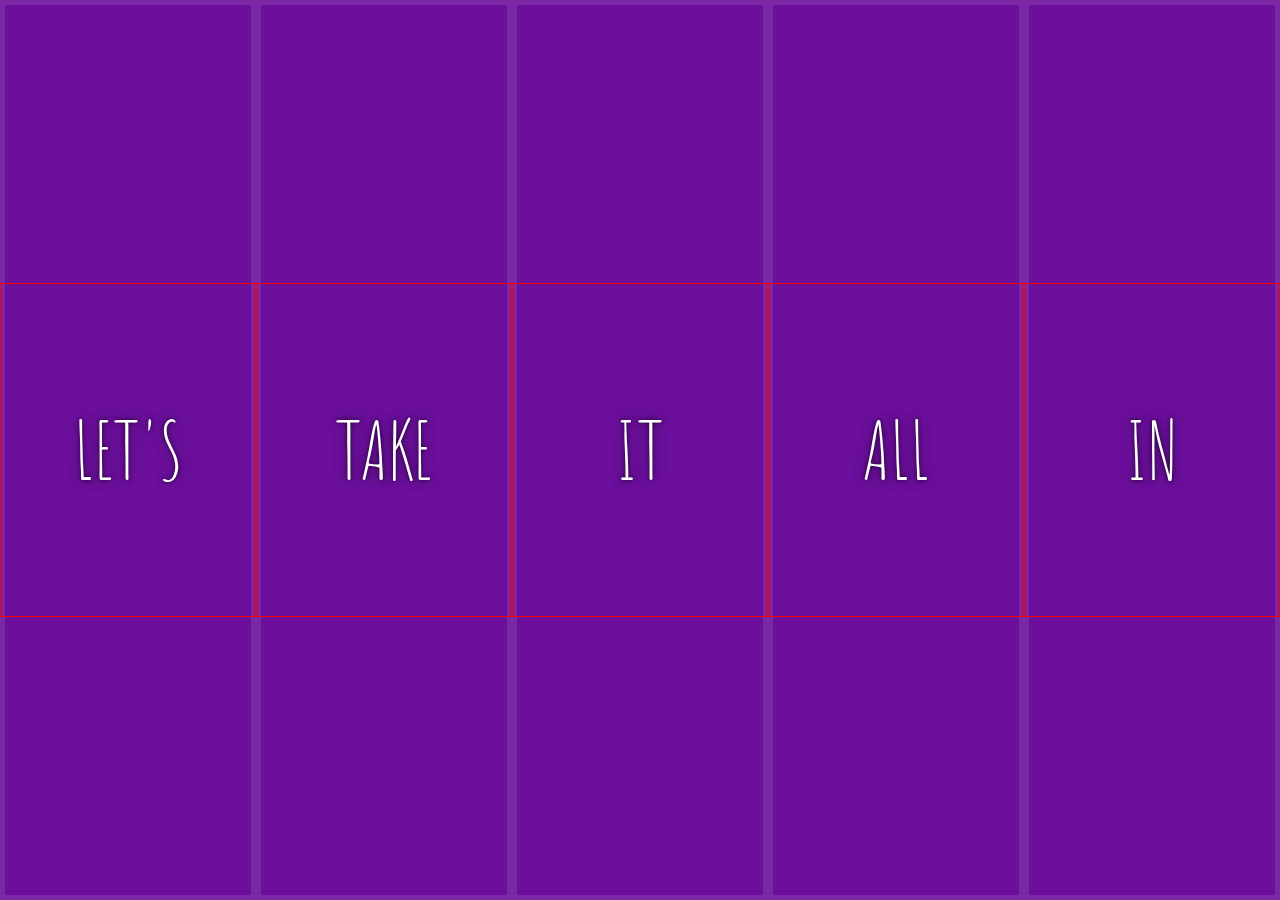
<file: dayFive/index.html>
<!DOCTYPE html>
<html lang="en">
<head>
  <meta charset="UTF-8">
  <title>Flex Panels 💪</title>
  <link href='https://fonts.googleapis.com/css?family=Amatic+SC' rel='stylesheet' type='text/css'>
</head>
<body>
  <style>
    html {
      box-sizing: border-box;
      background:#ffc600;
      font-family:'helvetica neue';
      font-size: 20px;
      font-weight: 200;
    }
    body {
      margin: 0;
    }
    *, *:before, *:after {
      box-sizing: inherit;
    }

    .panels {
      display: flex;
      min-height:100vh;
      overflow: hidden;
    }

    .panel {
      background:#6B0F9C;
      box-shadow:inset 0 0 0 5px rgba(255,255,255,0.1);
      color:white;
      text-align: center;
      align-items:center;
      /* Safari transitionend event.propertyName === flex */
      /* Chrome + FF transitionend event.propertyName === flex-grow */
      transition:
        font-size 0.7s cubic-bezier(0.61,-0.19, 0.7,-0.11),
        flex 0.7s cubic-bezier(0.61,-0.19, 0.7,-0.11),
        background 0.2s;
      font-size: 20px;
      background-size:cover;
      background-position:center;
      flex: 1;
      justify-content: center;
      align-items: center;
      display: flex;
      flex-direction: column;
    }


    .panel1 { background-image:url(https://source.unsplash.com/gYl-UtwNg_I/1500x1500); }
    .panel2 { background-image:url(https://source.unsplash.com/rFKUFzjPYiQ/1500x1500); }
    .panel3 { background-image:url(https://images.unsplash.com/photo-1465188162913-8fb5709d6d57?ixlib=rb-0.3.5&q=80&fm=jpg&crop=faces&cs=tinysrgb&w=1500&h=1500&fit=crop&s=967e8a713a4e395260793fc8c802901d); }
    .panel4 { background-image:url(https://source.unsplash.com/ITjiVXcwVng/1500x1500); }
    .panel5 { background-image:url(https://source.unsplash.com/3MNzGlQM7qs/1500x1500); }

    .panel > * {
      margin:0;
      width: 100%;
      transition:transform 0.5s;
      border: solid 1px red;
      flex: 1 0 auto;
      display: flex;
      justify-content: center;
      align-items: center;
    }

    .panel > *:first-child { transform: translateY(-100%);}
    .panel.open-active > *:first-child { transform: translateY(0);}
    .panel > *:last-child { transform: translateY(100%);}
    .panel.open-active > *:last-child { transform: translateY(0);}

    .panel p {
      text-transform: uppercase;
      font-family: 'Amatic SC', cursive;
      text-shadow:0 0 4px rgba(0, 0, 0, 0.72), 0 0 14px rgba(0, 0, 0, 0.45);
      font-size: 2em;
    }
    .panel p:nth-child(2) {
      font-size: 4em;
    }

    .panel.open {
      flex: 5;
      font-size:40px;
    }

    .cta {
      color:white;
      text-decoration: none;
    }

  </style>


  <div class="panels">
    <div class="panel panel1">
      <p>Hey</p>
      <p>Let's</p>
      <p>Dance</p>
    </div>
    <div class="panel panel2">
      <p>Give</p>
      <p>Take</p>
      <p>Receive</p>
    </div>
    <div class="panel panel3">
      <p>Experience</p>
      <p>It</p>
      <p>Today</p>
    </div>
    <div class="panel panel4">
      <p>Give</p>
      <p>All</p>
      <p>You can</p>
    </div>
    <div class="panel panel5">
      <p>Life</p>
      <p>In</p>
      <p>Motion</p>
    </div>
  </div>

  <script>
    const panels = document.querySelectorAll('.panel');

    function toggleOpen() {
      this.classList.toggle('open');
    }

    function toggleActive(act) {
      if(act.propertyName.includes('flex')){
        this.classList.toggle('open-active');
      }
    }

    panels.forEach(panel => panel.addEventListener('click', toggleOpen));
    panels.forEach(panel => panel.addEventListener('transitionend', toggleActive));
  </script>



</body>
</html>
</file>
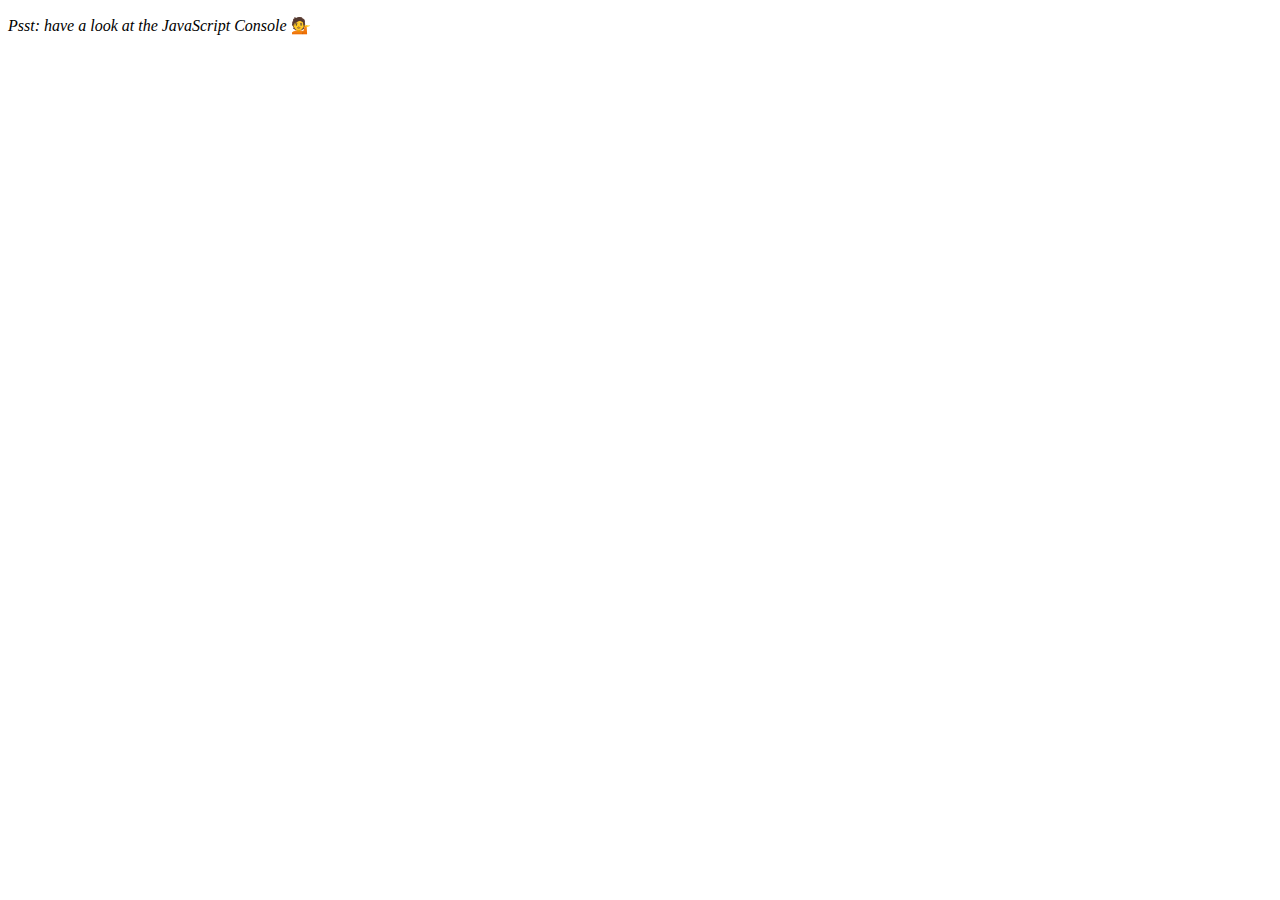
<file: dayFour/index.html>
<!DOCTYPE html>
<html lang="en">
<head>
  <meta charset="UTF-8">
  <title>Array Cardio 💪</title>
</head>
<body>
  <p><em>Psst: have a look at the JavaScript Console</em> 💁</p>
  <script>
    // Get your shorts on - this is an array workout!
    // ## Array Cardio Day 1

    // Some data we can work with

    const inventors = [
      { first: 'Albert', last: 'Einstein', year: 1879, passed: 1955 },
      { first: 'Isaac', last: 'Newton', year: 1643, passed: 1727 },
      { first: 'Galileo', last: 'Galilei', year: 1564, passed: 1642 },
      { first: 'Marie', last: 'Curie', year: 1867, passed: 1934 },
      { first: 'Johannes', last: 'Kepler', year: 1571, passed: 1630 },
      { first: 'Nicolaus', last: 'Copernicus', year: 1473, passed: 1543 },
      { first: 'Max', last: 'Planck', year: 1858, passed: 1947 },
      { first: 'Katherine', last: 'Blodgett', year: 1898, passed: 1979 },
      { first: 'Ada', last: 'Lovelace', year: 1815, passed: 1852 },
      { first: 'Sarah E.', last: 'Goode', year: 1855, passed: 1905 },
      { first: 'Lise', last: 'Meitner', year: 1878, passed: 1968 },
      { first: 'Hanna', last: 'Hammarström', year: 1829, passed: 1909 }
    ];

    const people = ['Beck, Glenn', 'Becker, Carl', 'Beckett, Samuel', 'Beddoes, Mick', 'Beecher, Henry', 'Beethoven, Ludwig', 'Begin, Menachem', 'Belloc, Hilaire', 'Bellow, Saul', 'Benchley, Robert', 'Benenson, Peter', 'Ben-Gurion, David', 'Benjamin, Walter', 'Benn, Tony', 'Bennington, Chester', 'Benson, Leana', 'Bent, Silas', 'Bentsen, Lloyd', 'Berger, Ric', 'Bergman, Ingmar', 'Berio, Luciano', 'Berle, Milton', 'Berlin, Irving', 'Berne, Eric', 'Bernhard, Sandra', 'Berra, Yogi', 'Berry, Halle', 'Berry, Wendell', 'Bethea, Erin', 'Bevan, Aneurin', 'Bevel, Ken', 'Biden, Joseph', 'Bierce, Ambrose', 'Biko, Steve', 'Billings, Josh', 'Biondo, Frank', 'Birrell, Augustine', 'Black, Elk', 'Blair, Robert', 'Blair, Tony', 'Blake, William'];

    // Array.prototype.filter()
    // 1. Filter the list of inventors for those who were born in the 1500's

    const fifteen = inventors.filter(function(inventors){
      if(inventors.year >= 1500 && inventors.year < 1600){
        return true; //keep it
      }else {
        return false;
      }
    });
    console.table(fifteen);

    //shorter way
    const fifteens = inventors.filter(inventor => (inventor.year >= 1500 && inventor.year <1600));
    console.table(fifteens)
    // Array.prototype.map()
    // 2. Give us an array of the inventors' first and last names
    const fullNames = inventors.map(inventor =>(`${inventor.first} ${inventor.last}`));
    console.log(fullNames);

    // Array.prototype.sort()
    // 3. Sort the inventors by birthdate, oldest to youngest
    const orderedAge = inventors.sort(function(a, b){
      if (a.year > b.year){
        return 1;
      }else{
        return -1;
      }
    });

    //tenery used
    const orderedAge2 = inventors.sort((a, b) => (a.year > b.year ? 1 : -1));

    console.table(orderedAge); // should return youngest to oldest
    console.table(orderedAge2);
    // Array.prototype.reduce()
    // 4. How many years did all the inventors live?
    const totalYears = inventors.reduce((total, inventor) => {
      return total + (inventor.passed - inventor.year);
    }, 0);

    console.log(totalYears);
    // 5. Sort the inventors by years lived
    const oldest = inventors.sort(function(a, b){
      const lastPerson = a.passed - a.year;
      const nextPerson = b.passed - b.year;
      return lastPerson < nextPerson ? 1 : -1
    });

    console.table(oldest); // Lise is the oldest if your right and should be first

    // 6. create a list of Boulevards in Paris that contain 'de' anywhere in the name
    // https://en.wikipedia.org/wiki/Category:Boulevards_in_Paris

    // const category = document.querySelector('.mw-category');
    // const links = Array.from(category.querySelectorAll('a'));
    // const de = links.map(link => link.textContent)
    //                 .filter(streetName => streetName.includes('de'));


    // 7. sort Exercise
    // Sort the people alphabetically by last name
    const alpha = people.sort(function(lastOne, nextOne){
      const [aLast, aFirst] = lastOne.split(', ');
      const [bLast, bFirst] = nextOne.split(', ')
      return aLast > bLast ? 1 : -1;
    });
    console.log(alpha);



    // 8. Reduce Exercise
    // Sum up the instances of each of these
    const data = ['car', 'car', 'truck', 'truck', 'bike', 'walk', 'car', 'van', 'bike', 'walk', 'car', 'van', 'car', 'truck' ];

    const transportation = data.reduce(function(obj, item) {
      if(!obj[item]){
        obj[item] = 0;
      }
      obj[item]++;
      return obj;
    }, {});



  </script>
</body>
</html>
</file>
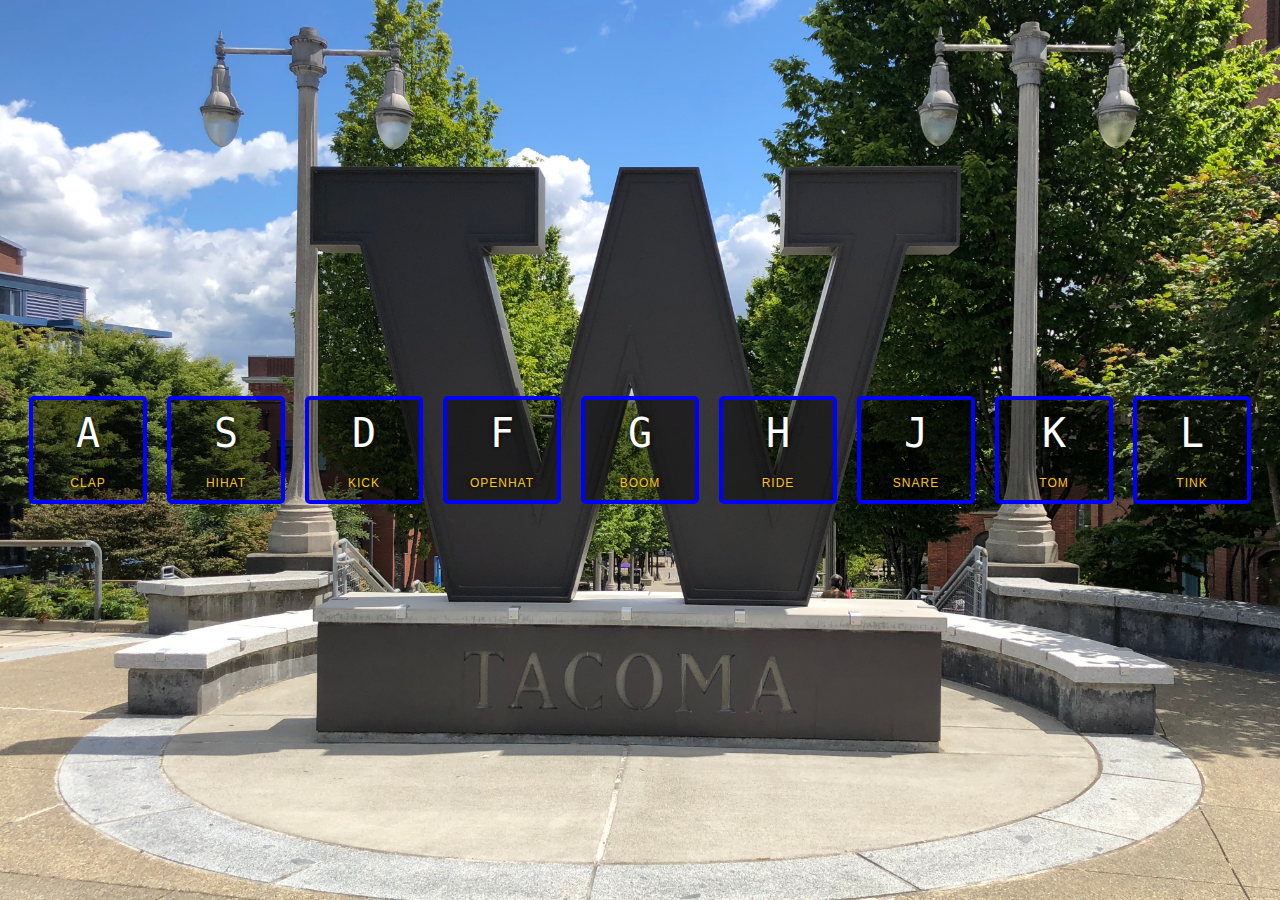
<file: dayOne/index.html>
<!DOCTYPE html>
<html lang="en">
<head>
  <meta charset="UTF-8">
  <title>JS Drum Kit</title>
  <link rel="stylesheet" href="./css/style.css">

</head>
<body>

<div class="keys">

<div data-key="65" class="drumKey" id="clap">
<kbd>A</kbd>
  <br>
  <span class="sound"> CLAP </span>
</div>

<div data-key="83" class="drumKey" id="HiHat">
<kbd>S</kbd>
<br>
 <span class="sound">HIHAT </span>
</div>

<div data-key="68" class="drumKey" id="kick">
  <kbd>D</kbd>
  <br>
<span class="sound"> KICK</span>
</div>

<div data-key="70" class="drumKey" id="openhat">
  <kbd>F</kbd>
  <br>
<span class="sound">OPENHAT </span>
</div>

<div data-key="71" class="drumKey" id="boom">
  <kbd>G</kbd>
  <br>
<span class="sound"> BOOM </span>
</div>

<div data-key="72" class="drumKey" id="ride">
<kbd>H</kbd>
  <br>
<span class="sound"> RIDE </span>
</div>

<div data-key="74" class="drumKey" id="snare">
  <kbd>J</kbd>
  <br>
<span class="sound"> SNARE</span>
</div>

<div data-key="75" class="drumKey" id="tom">
  <kbd>K</kbd>
  <br>
<span class="sound">  TOM</span>
</div>

<div data-key="76" class="drumKey" id="tink">
<kbd>L</kbd>
  <br>
<span class="sound"> TINK </span>
</div>

</div>

<audio data-key="65" src="sounds/clap.wav"></audio>
<audio data-key="83" src="sounds/hihat.wav"></audio>
<audio data-key="68" src="sounds/kick.wav"></audio>
<audio data-key="70" src="sounds/openhat.wav"></audio>
<audio data-key="71" src="sounds/boom.wav"></audio>
<audio data-key="72" src="sounds/ride.wav"></audio>
<audio data-key="74" src="sounds/snare.wav"></audio>
<audio data-key="75" src="sounds/tom.wav"></audio>
<audio data-key="76" src="sounds/tink.wav"></audio>



<script src="./js/app.js"></script>


</body>
</html>
</file>
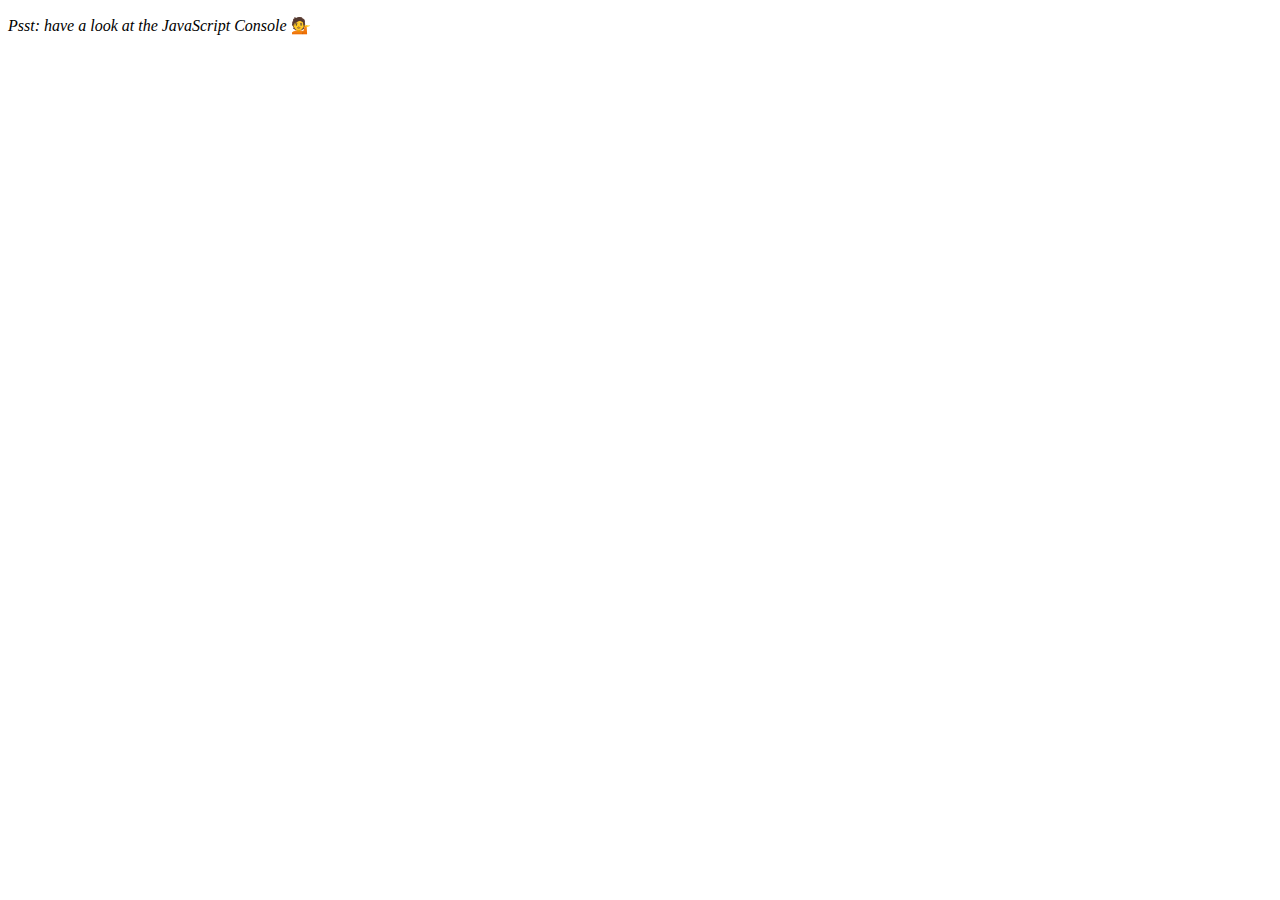
<file: daySeven/index.html>
<!DOCTYPE html>
<html lang="en">
<head>
  <meta charset="UTF-8">
  <title>Array Cardio 💪💪</title>
</head>
<body>
  <p><em>Psst: have a look at the JavaScript Console</em> 💁</p>
  <script>
    // ## Array Cardio Day 2

    const people = [
      { name: 'Wes', year: 1988 },
      { name: 'Kait', year: 1986 },
      { name: 'Irv', year: 1970 },
      { name: 'Lux', year: 2015 }
    ];

    const comments = [
      { text: 'Love this!', id: 523423 },
      { text: 'Super good', id: 823423 }, //{ text: 'Super good', id: 823423 }
      { text: 'You are the best', id: 2039842 },
      { text: 'Ramen is my fav food ever', id: 123523 },
      { text: 'Nice Nice Nice!', id: 542328 }
    ];

    // Some and Every Checks
    // Array.prototype.some() // is at least one person 19 or older?
    const isAdult = people.some(function(person){
      const currentYear = (new Date()).getFullYear();
      if(currentYear - person.year >= 19){
        return true
      }
    });

    //shorter version
    const isAdult2 = people.some(person => {
      const currentYear = (new Date()).getFullYear();
      return currentYear - person.year >= 19;
    });

    console.log(isAdult);
    console.log(isAdult2); //output should have true if person is older than 19

    // Array.prototype.every() // is everyone 19 or older?
    const allAdult = people.every(person => {
      const currentYear = (new Date()).getFullYear();
      return currentYear - person.year >= 19;
    });

    console.log(allAdult); // output should be false

    // Array.prototype.find()
    // Find is like filter, but instead returns just the one you are looking for
    // find the comment with the ID of 823423
    const comment = comments.find(function(comment){
      if(comment.id === 823423){
        return true;
      }
    });

    const comment2 = comments.find(comment => {
      return comment.id === 823423
    });

    console.log(comment);
    console.log(comment2);

    // Array.prototype.findIndex()
    // Find the comment with this ID
    // delete the comment with the ID of 823423
    const index = comments.findIndex(comment => comment.id === 823423);
    console.log(index); //should be index 1
    //longer
    const index2 = comments.findIndex(function(comment){
      if(comment.id === 823423){
        return true;
      }
    });
    console.log(index2);

    // to delete need to use splice method easist
    comments.splice(index, 1);

    // or use spread operator and build new comments
    const newComments = [
      ...comments.splice(0,index),
      ...comments.splice(index + 1)
    ];
    console.table(newComments);


  </script>
</body>
</html>
</file>
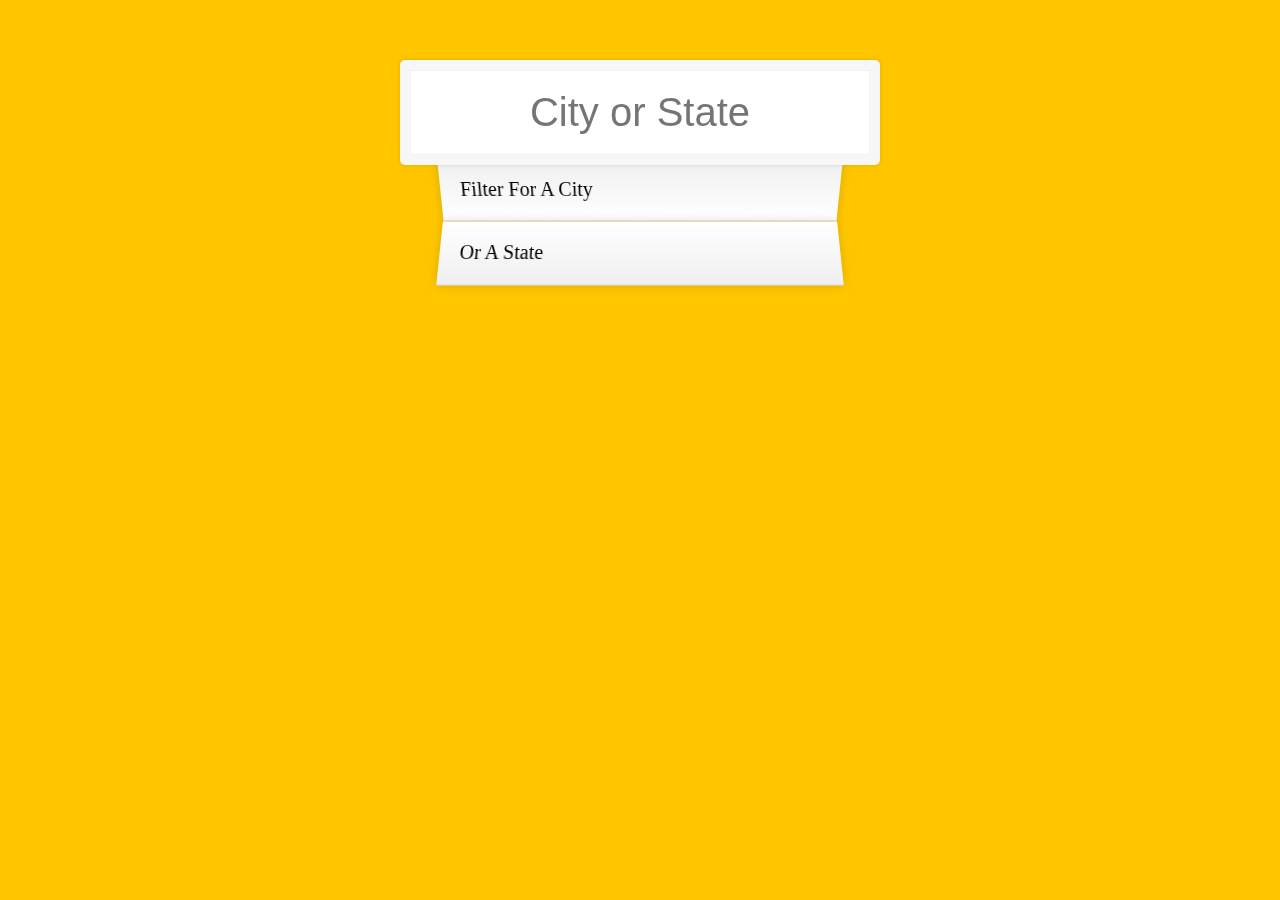
<file: daySix/index.html>
<!DOCTYPE html>
<html lang="en">
<head>
  <meta charset="UTF-8">
  <title>Type Ahead 👀</title>
  <link rel="stylesheet" href="style.css">
</head>
<body>

  <form class="search-form">
    <input type="text" class="search" placeholder="City or State">
    <ul class="suggestions">
      <li>Filter for a city</li>
      <li>or a state</li>
    </ul>
  </form>
<script>
const endpoint = 'https://gist.githubusercontent.com/Miserlou/c5cd8364bf9b2420bb29/raw/2bf258763cdddd704f8ffd3ea9a3e81d25e2c6f6/cities.json';

const cities = [];

fetch(endpoint)
  .then(block => block.json())
  //spreader ... ES6 used to seperate array while allowing to use const instead of let
    .then(data => cities.push(...data));


function findMatches(wordToMatch, cities){
  return cities.filter(place => {
    //figure out if city or state matches user typed
    const regex = new RegExp(wordToMatch, 'gi');
    return place.city.match(regex) || place.state.match(regex)
  });
}

function numberWithCommas(x) {
  return x.toString().replace(/\B(?=(\d{3})+(?!\d))/g, ',');
}


function displayMatches(){
  const matchArray = findMatches(this.value, cities);
  const html = matchArray.map(place => {
    const regex = new RegExp(this.value, 'gi');
    const cityName = place.city.replace(regex, `<span class="hl">${this.value}</span>`);
    const stateName = place.state.replace(regex, `<span class="hl">${this.value}</span>`);
    return `
    <li>
      <span class="name">${cityName}, ${stateName}</span>
      <span class="population">${place.population}</span>
    </li>
    `;
  }).join('');
  suggestions.innerHTML = html
}

const searchInput = document.querySelector(".search");
const suggestions = document.querySelector(".suggestions");

searchInput.addEventListener('change', displayMatches);
searchInput.addEventListener('keyup', displayMatches);
</script>
  </body>
</html>
</file>
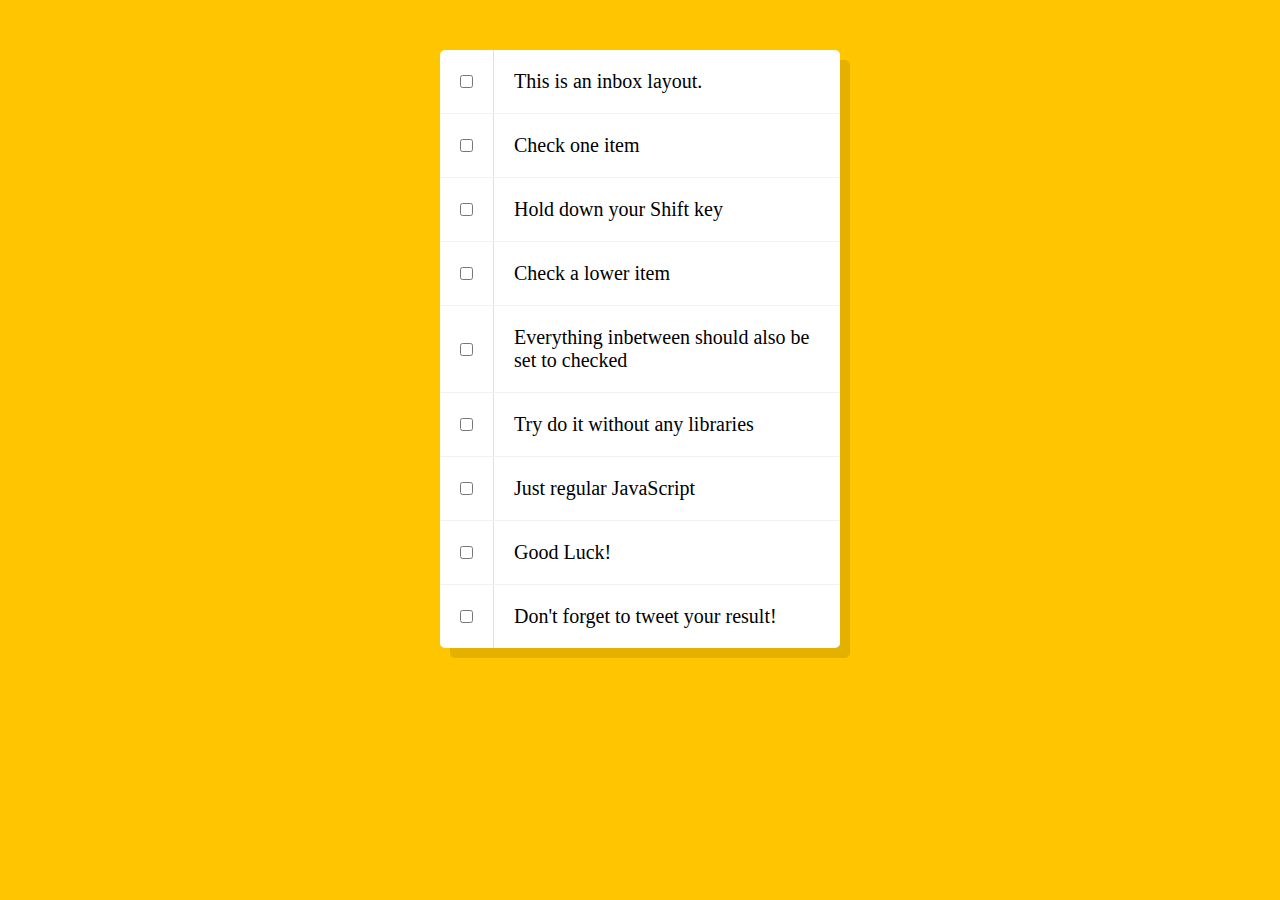
<file: dayTen/index.html>
<!DOCTYPE html>
<html lang="en">
<head>
  <meta charset="UTF-8">
  <title>Hold Shift to Check Multiple Checkboxes</title>
</head>
<body>
  <style>

    html {
      font-family: sans-serif;
      background:#ffc600;
    }

    .inbox {
      max-width:400px;
      margin:50px auto;
      background:white;
      border-radius:5px;
      box-shadow:10px 10px 0 rgba(0,0,0,0.1);
    }

    .item {
      display:flex;
      align-items:center;
      border-bottom: 1px solid #F1F1F1;
    }

    .item:last-child {
      border-bottom:0;
    }


    input:checked + p {
      background:#F9F9F9;
      text-decoration: line-through;
    }

    input[type="checkbox"] {
      margin:20px;
    }

    p {
      margin:0;
      padding:20px;
      transition:background 0.2s;
      flex:1;
      font-family:'helvetica neue';
      font-size: 20px;
      font-weight: 200;
      border-left: 1px solid #D1E2FF;
    }


  </style>
   <!--
   The following is a common layout you would see in an email client.

   When a user clicks a checkbox, holds Shift, and then clicks another checkbox a few rows down, all the checkboxes inbetween those two checkboxes should be checked.

  -->
  <div class="inbox">
    <div class="item">
      <input type="checkbox">
      <p>This is an inbox layout.</p>
    </div>
    <div class="item">
      <input type="checkbox">
      <p>Check one item</p>
    </div>
    <div class="item">
      <input type="checkbox">
      <p>Hold down your Shift key</p>
    </div>
    <div class="item">
      <input type="checkbox">
      <p>Check a lower item</p>
    </div>
    <div class="item">
      <input type="checkbox">
      <p>Everything inbetween should also be set to checked</p>
    </div>
    <div class="item">
      <input type="checkbox">
      <p>Try do it without any libraries</p>
    </div>
    <div class="item">
      <input type="checkbox">
      <p>Just regular JavaScript</p>
    </div>
    <div class="item">
      <input type="checkbox">
      <p>Good Luck!</p>
    </div>
    <div class="item">
      <input type="checkbox">
      <p>Don't forget to tweet your result!</p>
    </div>
  </div>

<script>
const checkboxes = document.querySelectorAll('.inbox input[type="checkbox"]');
console.log(checkboxes);

let lastChecked;

function handleCheck(e){
  let inBetween = false;
  //check if shift key is pressed down
  if (e.shiftKey && this.checked){
    checkboxes.forEach(checkbox => {
      console.log(checkbox);
      if (checkbox === this || checkbox === lastChecked) {
        inBetween = !inBetween;
      }

      if (inBetween) {
        checkbox.checked = true;
      }
    });
  }


  lastChecked = this;
}

checkboxes.forEach(checkbox => checkbox.addEventListener('click', handleCheck));

</script>
</body>
</html>
</file>
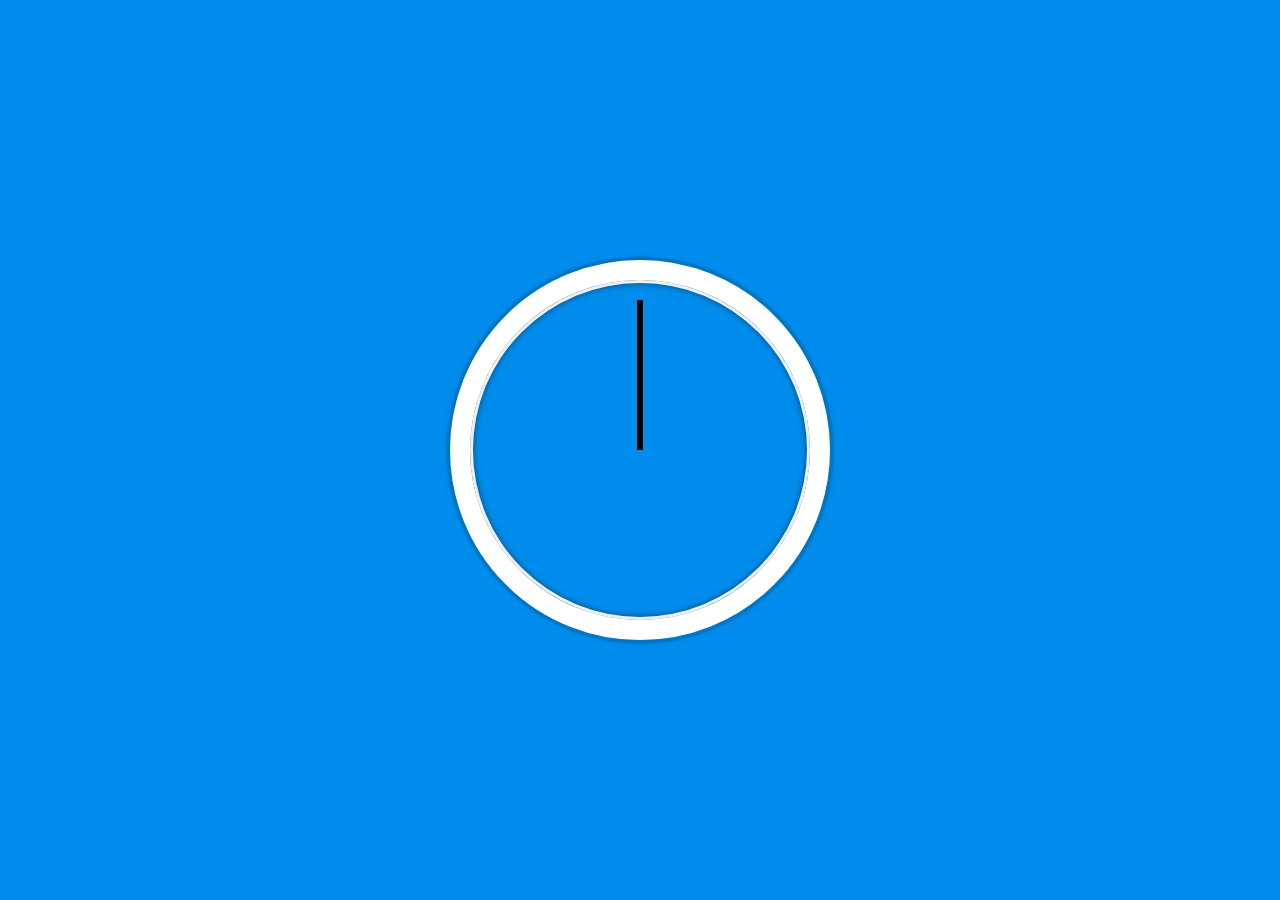
<file: dayTwo/index.html>
<!DOCTYPE html>
<html lang="en">
<head>
  <meta charset="UTF-8">
  <title>JS + CSS Clock</title>
</head>
<body>


    <div class="clock">
      <div class="clock-face">
        <div class="hand hour-hand"></div>
        <div class="hand min-hand"></div>
        <div class="hand second-hand"></div>
      </div>
    </div>


  <style>
    html {
      background:#018DED url(http://unsplash.it/1500/1000?image=881&blur=50);
      background-size:cover;
      font-family:'helvetica neue';
      text-align: center;
      font-size: 10px;
    }

    body {
      margin: 0;
      font-size: 2rem;
      display:flex;
      flex:1;
      min-height: 100vh;
      align-items: center;
    }

    .clock {
      width: 30rem;
      height: 30rem;
      border:20px solid white;
      border-radius:50%;
      margin:50px auto;
      position: relative;
      padding:2rem;
      box-shadow:
        0 0 0 4px rgba(0,0,0,0.1),
        inset 0 0 0 3px #EFEFEF,
        inset 0 0 10px black,
        0 0 10px rgba(0,0,0,0.2);
    }

    .clock-face {
      position: relative;
      width: 100%;
      height: 100%;
      transform: translateY(-3px); /* account for the height of the clock hands */
    }

    .hand {
      width:50%;
      height:6px;
      background:black;
      position: absolute;
      top:50%;
      transform-origin: 100%;
      transform:rotate(90deg);
      transition: all 0.5s;
      transition-timing-function: cubic-bezier(0.1, 2.7, 0.58, 1);
    }

  </style>

  <script>

  const secondHand = document.querySelector('.second-hand');
  const minsHand = document.querySelector('.min-hand');
  const hourHand = document.querySelector('.hour-hand');

  function setDate() {
    const now = new Date();
    const seconds = now.getSeconds();
    const secondsDegrees = ((seconds / 60) * 360) + 90;
    secondHand.style.transform = `rotate(${secondsDegrees}deg)`;

    const mins = now.getMinutes();
    const minsDegrees = ((mins / 60) * 360) + 90;
    minsHand.style.transform = `rotate(${minsDegrees}deg)`;

    const hour = now.getHours();
    const hoursDegrees = ((hour / 12) * 60) + 90;
    hourHand.style.transform = `rotate(hoursDegrees}deg)`;

  }

  setInterval(setDate, 1000);

  </script>
</body>
</html>
</file>
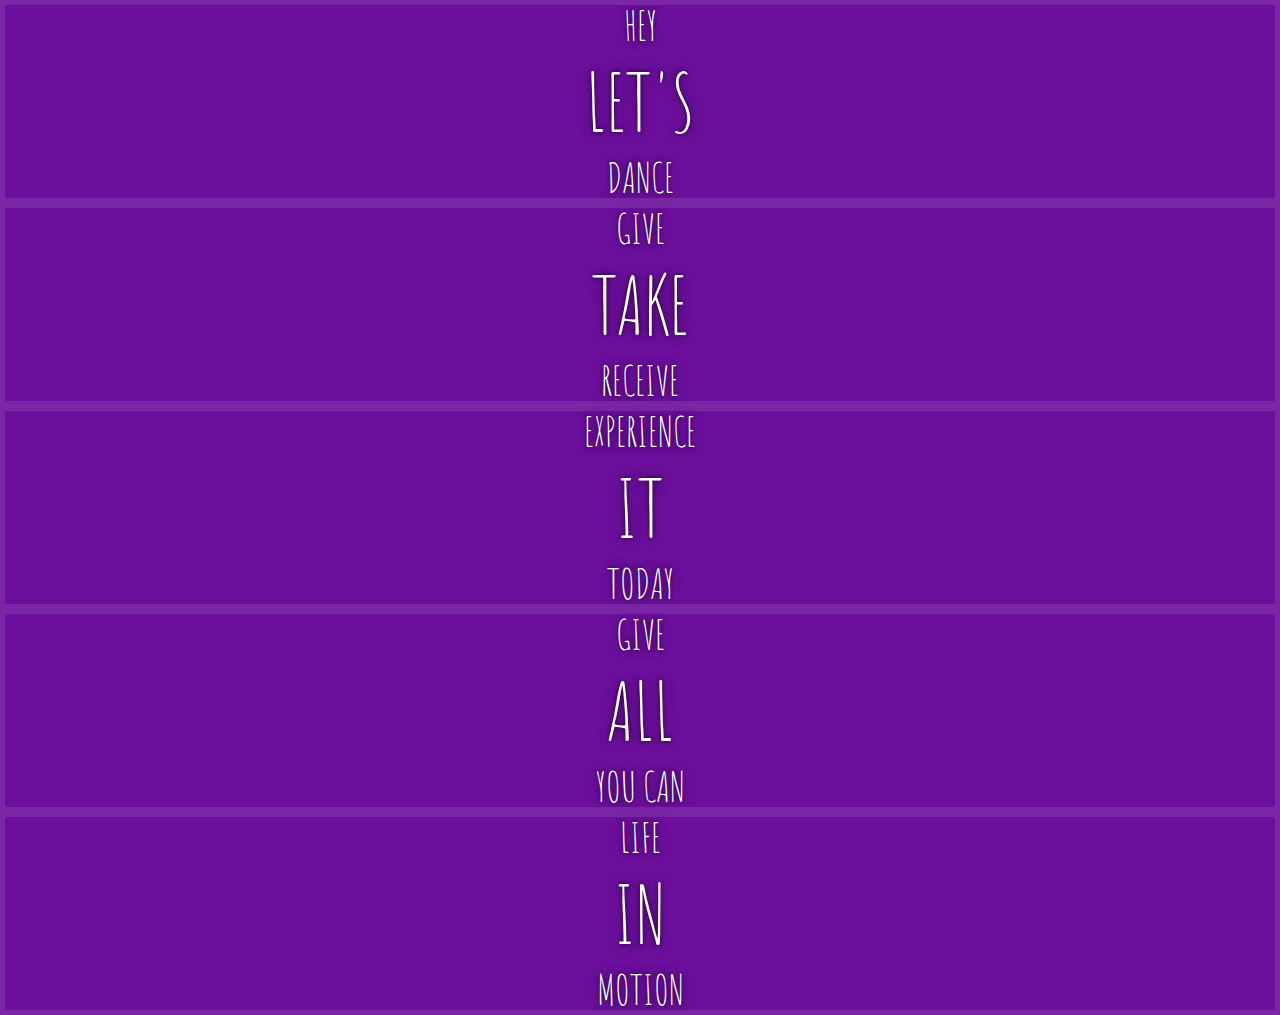
<file: dayFive/index-START.html>
<!DOCTYPE html>
<html lang="en">
<head>
  <meta charset="UTF-8">
  <title>Flex Panels 💪</title>
  <link href='https://fonts.googleapis.com/css?family=Amatic+SC' rel='stylesheet' type='text/css'>
</head>
<body>
  <style>
    html {
      box-sizing: border-box;
      background:#ffc600;
      font-family:'helvetica neue';
      font-size: 20px;
      font-weight: 200;
    }
    body {
      margin: 0;
    }
    *, *:before, *:after {
      box-sizing: inherit;
    }

    .panels {
      min-height:100vh;
      overflow: hidden;
    }

    .panel {
      background:#6B0F9C;
      box-shadow:inset 0 0 0 5px rgba(255,255,255,0.1);
      color:white;
      text-align: center;
      align-items:center;
      /* Safari transitionend event.propertyName === flex */
      /* Chrome + FF transitionend event.propertyName === flex-grow */
      transition:
        font-size 0.7s cubic-bezier(0.61,-0.19, 0.7,-0.11),
        flex 0.7s cubic-bezier(0.61,-0.19, 0.7,-0.11),
        background 0.2s;
      font-size: 20px;
      background-size:cover;
      background-position:center;
    }


    .panel1 { background-image:url(https://source.unsplash.com/gYl-UtwNg_I/1500x1500); }
    .panel2 { background-image:url(https://source.unsplash.com/rFKUFzjPYiQ/1500x1500); }
    .panel3 { background-image:url(https://images.unsplash.com/photo-1465188162913-8fb5709d6d57?ixlib=rb-0.3.5&q=80&fm=jpg&crop=faces&cs=tinysrgb&w=1500&h=1500&fit=crop&s=967e8a713a4e395260793fc8c802901d); }
    .panel4 { background-image:url(https://source.unsplash.com/ITjiVXcwVng/1500x1500); }
    .panel5 { background-image:url(https://source.unsplash.com/3MNzGlQM7qs/1500x1500); }

    .panel > * {
      margin:0;
      width: 100%;
      transition:transform 0.5s;
    }

    .panel p {
      text-transform: uppercase;
      font-family: 'Amatic SC', cursive;
      text-shadow:0 0 4px rgba(0, 0, 0, 0.72), 0 0 14px rgba(0, 0, 0, 0.45);
      font-size: 2em;
    }
    .panel p:nth-child(2) {
      font-size: 4em;
    }

    .panel.open {
      font-size:40px;
    }

  </style>


  <div class="panels">
    <div class="panel panel1">
      <p>Hey</p>
      <p>Let's</p>
      <p>Dance</p>
    </div>
    <div class="panel panel2">
      <p>Give</p>
      <p>Take</p>
      <p>Receive</p>
    </div>
    <div class="panel panel3">
      <p>Experience</p>
      <p>It</p>
      <p>Today</p>
    </div>
    <div class="panel panel4">
      <p>Give</p>
      <p>All</p>
      <p>You can</p>
    </div>
    <div class="panel panel5">
      <p>Life</p>
      <p>In</p>
      <p>Motion</p>
    </div>
  </div>

  <script>

  </script>



</body>
</html>
</file>
<file: dayOne/css/style.css>
body, html {
  margin: 0;
  padding: 0;
  font-family: sans-serif;
}

html {
  font-size: 10px;
  background-image: url("../img/UWTacoma.jpg");
  background-size: cover;
}

.keys {
  display: flex;
  flex: 1;
  min-height: 100vh;
  align-items: center;
  justify-content: center;
}

.drumKey {
  border: .4rem solid blue;
  border-radius: .5rem;
  margin: 1rem;
  font-size: 1.5rem;
  padding: 1rem .5rem;
  transition: all .07s ease;
  width: 10rem;
  text-align: center;
  color: white;
  background: rgba(0,0,0,0.4);
  text-shadow: 0 0 .5rem black;
}


.playing {
  transform: scale(1.1);
  border-color: #ffc600;
  box-shadow: 0 0 1rem #ffc600;
}

kbd {
  display: block;
  font-size: 4rem;
}

.sound {
  font-size: 1.2rem;
  text-transform: uppercase;
  letter-spacing: .1rem;
  color: #ffc600;
}
</file>
<file: daySix/style.css>
html {
      box-sizing: border-box;
      background:#ffc600;
      font-family:'helvetica neue';
      font-size: 20px;
      font-weight: 200;
    }
    *, *:before, *:after {
      box-sizing: inherit;
    }
    input {
      width: 100%;
      padding:20px;
    }

    .search-form {
      max-width:400px;
      margin:50px auto;
    }

    input.search {
      margin: 0;
      text-align: center;
      outline:0;
      border: 10px solid #F7F7F7;
      width: 120%;
      left: -10%;
      position: relative;
      top: 10px;
      z-index: 2;
      border-radius: 5px;
      font-size: 40px;
      box-shadow: 0 0 5px rgba(0, 0, 0, 0.12), inset 0 0 2px rgba(0, 0, 0, 0.19);
    }


    .suggestions {
      margin: 0;
      padding: 0;
      position: relative;
      /*perspective:20px;*/
    }
    .suggestions li {
      background:white;
      list-style: none;
      border-bottom: 1px solid #D8D8D8;
      box-shadow: 0 0 10px rgba(0, 0, 0, 0.14);
      margin:0;
      padding:20px;
      transition:background 0.2s;
      display:flex;
      justify-content:space-between;
      text-transform: capitalize;
    }

    .suggestions li:nth-child(even) {
      transform: perspective(100px) rotateX(3deg) translateY(2px) scale(1.001);
      background: linear-gradient(to bottom,  #ffffff 0%,#EFEFEF 100%);
    }
    .suggestions li:nth-child(odd) {
      transform: perspective(100px) rotateX(-3deg) translateY(3px);
      background: linear-gradient(to top,  #ffffff 0%,#EFEFEF 100%);
    }

    span.population {
      font-size: 15px;
    }

    .hl {
      background:#ffc600;
    }
</file>
